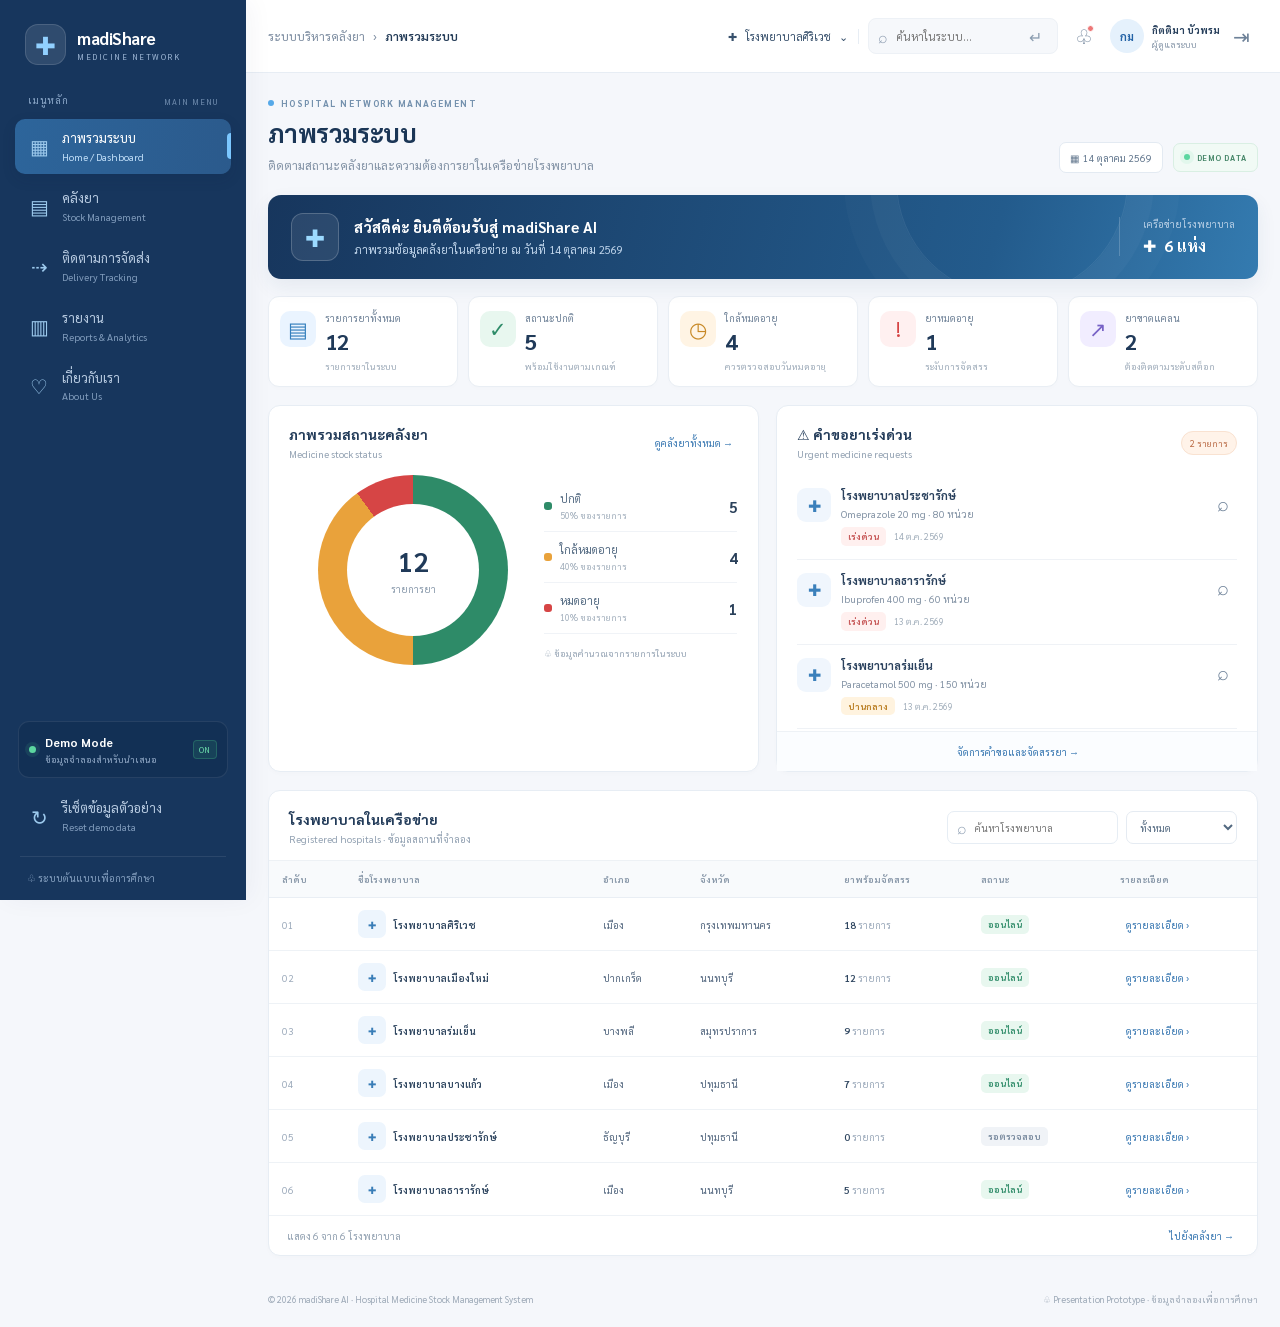
<file: Index.html>
<!doctype html>
<html lang="th">
<head>
  <meta charset="utf-8">
  <meta name="viewport" content="width=device-width, initial-scale=1, viewport-fit=cover">
  <meta name="theme-color" content="#17365d">
  <meta name="description" content="madiShare  ระบบบริหารคลังยาและกระจายยาระหว่างโรงพยาบาล">
  <title> madiShare | ระบบบริหารคลังยา</title>
  
<link rel="icon" type="image/svg+xml" href="download.svg">
  
  <link rel="preconnect" href="https://fonts.googleapis.com">
  <link rel="preconnect" href="https://fonts.gstatic.com" crossorigin>
  <link href="https://fonts.googleapis.com/css2?family=Sarabun:wght@400;500;600;700&display=swap" rel="stylesheet">
  <link rel="stylesheet" href="style.css">
</head>
<body>
  <div class="app-shell">
    <aside class="sidebar" id="sidebar">
      <div class="brand"><div class="brand-mark">✚</div><div><strong>madiShare </strong><small>MEDICINE NETWORK</small></div><button class="icon-btn mobile-close" data-action="close-nav" aria-label="ปิดเมนู">×</button></div>
      <div class="side-label">เมนูหลัก <span>MAIN MENU</span></div>
      <nav id="main-nav">
        <button class="nav-item active" data-page="home"><span class="nav-icon">▦</span><span>ภาพรวมระบบ<small>Home / Dashboard</small></span></button>
        <button class="nav-item" data-page="stock"><span class="nav-icon">▤</span><span>คลังยา<small>Stock Management</small></span></button>
        <button class="nav-item" data-page="tracking"><span class="nav-icon">⇢</span><span>ติดตามการจัดส่ง<small>Delivery Tracking</small></span></button>
        <button class="nav-item" data-page="reports"><span class="nav-icon">▥</span><span>รายงาน<small>Reports & Analytics</small></span></button>
        <button class="nav-item" data-page="about"><span class="nav-icon">♡</span><span>เกี่ยวกับเรา<small>About Us</small></span></button>
      </nav>
      <div class="sidebar-bottom">
        <div class="demo-card"><span class="pulse-dot"></span><div><strong>Demo Mode</strong><small>ข้อมูลจำลองสำหรับนำเสนอ</small></div><span class="demo-tag">ON</span></div>
        <button class="nav-item reset-nav" data-action="reset"><span class="nav-icon">↻</span><span>รีเซ็ตข้อมูลตัวอย่าง<small>Reset demo data</small></span></button>
        <div class="side-foot">♧ ระบบต้นแบบเพื่อการศึกษา</div>
      </div>
    </aside>
    <div class="scrim" id="scrim" data-action="close-nav"></div>
    <main class="main-area">
      <header class="topbar">
        <div class="top-left"><button class="icon-btn menu-toggle" data-action="open-nav" aria-label="เปิดเมนู">☰</button><div class="breadcrumb">ระบบบริหารคลังยา <span>›</span> <strong id="breadcrumb-label">ภาพรวมระบบ</strong></div></div>
        <div class="top-actions">
          <div class="hospital-select">✚ <span>โรงพยาบาลศิริเวช</span>⌄</div>
          <form class="top-search" id="global-search"><span>⌕</span><input id="global-query" placeholder="ค้นหาในระบบ..." aria-label="ค้นหาในระบบ"><button title="ค้นหา">↵</button></form>
          <div class="notification-wrap"><button class="icon-btn notification-btn" data-action="notifications" aria-label="การแจ้งเตือน">♧<i></i></button><div class="notification-pop hidden" id="notification-pop"></div></div>
          <div class="profile"><div class="avatar">กม</div><div><strong>กิตติมา บัวพรม</strong><small>ผู้ดูแลระบบ</small></div></div>
          <button class="icon-btn logout" data-action="logout" title="ออกจากระบบ (จำลอง)">⇥</button>
        </div>
      </header>
      <div id="login-banner" class="login-banner hidden">โหมดสาธิต: คลิก “กลับเข้าสู่ระบบ” เพื่อดำเนินการต่อ <button data-action="login">กลับเข้าสู่ระบบ</button></div>
      <div class="page-content" id="page-content"></div>
    </main>
  </div>
  <div class="modal-backdrop hidden" id="modal-backdrop"><section class="modal-card" role="dialog" aria-modal="true" aria-labelledby="modal-title"><header class="modal-head"><div><span class="modal-kicker">MADISHARE  · DEMO</span><h2 id="modal-title">รายละเอียด</h2></div><button class="icon-btn" data-action="close-modal" aria-label="ปิดหน้าต่าง">×</button></header><div class="modal-body" id="modal-body"></div></section></div>
  <div class="toast hidden" id="toast" role="status"><span>✓</span><div id="toast-message"></div><button data-action="dismiss-toast" aria-label="ปิด">×</button></div>
  <script src="app.js"></script>
</body>
</html>
</file>
<file: style.css>
:root{font-family:'Sarabun',sans-serif;color:#20364f;background:#f5f7fb;font-synthesis:none;text-rendering:optimizeLegibility;--navy:#17365d;--blue:#2463a6;--sky:#56a9e8;--pale:#eaf4fc;--line:#e7edf4;--muted:#8192a5;--green:#2e8b68;--orange:#e9a23b;--red:#d64545}*{box-sizing:border-box}body{margin:0;min-width:320px;background:#f5f7fb}button,input,select,textarea{font:inherit}button{cursor:pointer}button:disabled{cursor:not-allowed;opacity:.45}button:focus-visible,input:focus-visible,select:focus-visible,textarea:focus-visible{outline:3px solid #9ccbf4;outline-offset:2px}a{color:inherit;text-decoration:none}.hidden{display:none!important}.app-shell{min-height:100vh}.sidebar{width:246px;position:fixed;inset:0 auto 0 0;background:var(--navy);color:#dbe8f8;display:flex;flex-direction:column;z-index:30;padding:24px 15px 16px;box-shadow:5px 0 24px #17365d0b}.brand{display:flex;align-items:center;gap:11px;padding:0 10px 28px;color:white}.brand-mark{width:41px;height:41px;border-radius:13px;background:#ffffff1b;display:grid;place-items:center;color:#91d0ff;border:1px solid #ffffff22;font-size:25px;font-weight:700}.brand strong{font-size:17px;letter-spacing:-.5px;display:block}.brand strong b{color:#78c6ff}.brand small{font-size:8px;letter-spacing:1.5px;color:#9eb7d5;display:block;margin-top:2px}.mobile-close{display:none!important}.side-label{padding:0 13px 12px;color:#8da9ca;font-size:10px;letter-spacing:.8px}.side-label span{float:right;font-size:8px;letter-spacing:1px;color:#718daf;margin-top:3px}.sidebar nav{display:grid;gap:5px}.nav-item{width:100%;border:0;background:transparent;color:#b9cce2;border-radius:10px;display:flex;align-items:center;gap:12px;padding:11px 13px;text-align:left;transition:.18s;position:relative}.nav-item>span:last-child{font-size:13px;line-height:1.3;flex:1}.nav-item small{display:block;color:#829dbd;font-size:10px;margin-top:3px}.nav-item:hover{background:#ffffff0d;color:white}.nav-item.active{background:linear-gradient(100deg,#2d659b,#2b5a8c);color:white;box-shadow:0 5px 14px #0a23451f}.nav-item.active small{color:#c5e2fb}.nav-item.active:after{content:'';width:4px;height:26px;position:absolute;right:0;top:50%;transform:translateY(-50%);border-radius:4px 0 0 4px;background:#7bc7ff}.nav-icon{width:22px;text-align:center;font-size:20px;color:#9cc9ec}.sidebar-bottom{margin-top:auto}.demo-card{display:flex;align-items:center;gap:9px;background:#0d2a4b66;border:1px solid #ffffff15;padding:12px 10px;border-radius:11px;margin:12px 3px}.pulse-dot,.live-chip span,.demo-label span{width:7px;height:7px;border-radius:50%;background:#5cd6a0;box-shadow:0 0 0 4px #5cd6a01a;flex-shrink:0}.demo-card>div{flex:1}.demo-card strong{display:block;color:#fff;font-size:12px}.demo-card small{display:block;color:#9ab1ce;font-size:9px;margin-top:3px}.demo-tag{font-size:8px;letter-spacing:.7px;background:#2e8b6833;color:#6ee0ad;border:1px solid #4ac38c44;padding:3px 5px;border-radius:4px}.reset-nav{font-size:12px;padding:10px 13px}.side-foot{border-top:1px solid #ffffff16;margin:13px 5px 0;padding:14px 7px 0;color:#829dbd;font-size:10px}.main-area{margin-left:246px;min-height:100vh}.topbar{height:73px;background:#fff;border-bottom:1px solid var(--line);display:flex;align-items:center;justify-content:space-between;padding:0 30px;position:sticky;top:0;z-index:20;gap:20px}.top-left,.top-actions{display:flex;align-items:center;gap:16px}.breadcrumb{display:flex;align-items:center;gap:8px;font-size:12px;color:#7d8da1;white-space:nowrap}.breadcrumb strong{color:#243c58;font-weight:600}.top-actions{gap:13px}.hospital-select{display:flex;align-items:center;gap:8px;color:#37506c;font-size:11px;padding-right:14px;border-right:1px solid var(--line);white-space:nowrap}.hospital-select:first-letter{color:var(--blue)}.top-search{height:36px;width:190px;background:#f6f8fb;border:1px solid #edf1f6;border-radius:8px;display:flex;align-items:center;gap:7px;padding:0 9px;color:#91a0b3}.top-search input{min-width:0;width:100%;border:0;outline:0;background:transparent;font-size:11px;color:#243c58}.top-search button{border:0;background:transparent;color:#8b9db0}.icon-btn{border:0;background:transparent;color:#6d8198;border-radius:8px;display:inline-grid;place-items:center;width:34px;height:34px;flex-shrink:0;font-size:20px}.icon-btn:hover{background:#eef5fb;color:var(--blue)}.notification-wrap{position:relative}.notification-btn{position:relative}.notification-btn i{position:absolute;width:7px;height:7px;border-radius:50%;background:#ed7777;right:7px;top:6px;border:1px solid white}.notification-pop{position:absolute;right:-55px;top:46px;width:290px;background:#fff;border:1px solid var(--line);box-shadow:0 15px 40px #1c38551b;border-radius:12px;padding:13px;z-index:50}.pop-title{font-size:13px;font-weight:700;padding:4px 4px 10px;border-bottom:1px solid var(--line)}.pop-title span{float:right;background:#edf5fd;color:var(--blue);padding:1px 6px;border-radius:5px}.notification-row{display:flex;gap:10px;padding:11px 4px;border-bottom:1px solid #f0f3f7;font-size:11px}.notification-row small{display:block;color:#8a9aae;font-size:10px;margin-top:4px}.notification-dot{width:7px;height:7px;background:#e9a23b;border-radius:50%;margin-top:5px}.notification-dot:nth-child(1){background:#d64545}.notification-pop>button{width:100%;display:flex;justify-content:center;align-items:center;gap:7px;border:0;background:#edf5fd;color:var(--blue);padding:9px;border-radius:7px;font-size:11px;margin-top:10px}.profile{display:flex;align-items:center;gap:8px;white-space:nowrap}.avatar{width:34px;height:34px;border-radius:50%;background:#e5f1fc;color:var(--blue);display:grid;place-items:center;font-size:11px;font-weight:700}.profile strong{display:block;font-size:11px;color:#29415d}.profile small{display:block;color:#8494a7;font-size:9px;margin-top:2px}.logout{margin-left:-5px}.menu-toggle{display:none}.login-banner{padding:10px 30px;background:#fff4e5;color:#875d1a;font-size:12px;display:flex;align-items:center;gap:8px}.login-banner button{margin-left:auto;border:0;background:#f3dfbf;color:#805516;padding:5px 10px;border-radius:5px}.page-content{max-width:1700px;margin:auto;padding:28px 30px 0}.page-heading{display:flex;justify-content:space-between;align-items:flex-end;gap:20px;margin-bottom:22px}.eyebrow{font-size:9px;letter-spacing:1.45px;font-weight:700;color:#7390ad;display:flex;align-items:center;gap:7px;margin-bottom:8px}.eyebrow-dot{width:6px;height:6px;border-radius:50%;background:#56a9e8}.page-heading h1{font-size:25px;line-height:1.3;letter-spacing:-.6px;margin:0;color:#1b3656;font-weight:700}.page-heading p{font-size:12px;color:#8292a5;margin:7px 0 0}.heading-meta{display:flex;align-items:center;gap:10px;flex-shrink:0}.date-chip,.live-chip{display:inline-flex;align-items:center;gap:7px;border:1px solid #e3eaf2;background:#fff;border-radius:7px;padding:8px 10px;font-size:10px;color:#60758c;white-space:nowrap}.live-chip{font-size:8px;font-weight:700;letter-spacing:.7px;color:#438466;background:#f1faf5;border-color:#d9efe3}.live-chip span{width:6px;height:6px}.welcome-banner{background:linear-gradient(105deg,#17365d,#235b8c 73%,#347bb0);color:#fff;border-radius:13px;padding:18px 23px;display:flex;align-items:center;gap:15px;box-shadow:0 8px 20px #1b497113;margin-bottom:17px;position:relative;overflow:hidden}.welcome-banner:after{content:'';position:absolute;width:230px;height:230px;border:1px solid #ffffff14;border-radius:50%;right:130px;top:-130px;box-shadow:0 0 0 26px #ffffff07,0 0 0 52px #ffffff05}.welcome-symbol{width:48px;height:48px;display:grid;place-items:center;border:1px solid #ffffff32;border-radius:12px;background:#ffffff15;color:#9cdaff;font-size:24px;flex-shrink:0}.welcome-banner>div:nth-child(2){flex:1;z-index:1}.welcome-banner strong{font-size:15px}.welcome-banner p{font-size:11px;color:#c2d7ed;margin:5px 0 0}.welcome-right{border-left:1px solid #ffffff30;padding-left:23px;z-index:1}.welcome-right span{display:block;font-size:10px;color:#b8cfe5;margin-bottom:5px}.welcome-right strong{display:flex;align-items:center;gap:7px;font-size:16px}.stats-grid{display:grid;grid-template-columns:repeat(5,minmax(0,1fr));gap:13px;margin-bottom:18px}.stat-card{background:#fff;border:1px solid #e9eef4;border-radius:11px;padding:16px 14px;display:flex;align-items:flex-start;gap:12px;min-width:0;box-shadow:0 2px 4px #17365d03}.stat-icon,.summary-icon{width:41px;height:41px;display:grid;place-items:center;border-radius:10px;flex-shrink:0;font-size:21px}.stat-icon.blue,.summary-icon.blue,.about-icon.blue{background:#eaf4ff;color:#347fbd}.stat-icon.green,.summary-icon.green,.about-icon.green{background:#e8f7ef;color:#2e8b68}.stat-icon.orange,.summary-icon.orange,.about-icon.orange{background:#fff4e4;color:#c78825}.stat-icon.red,.summary-icon.red{background:#fff0f0;color:#d64545}.stat-icon.purple,.summary-icon.purple{background:#f1edff;color:#7762c6}.stat-copy{min-width:0;flex:1}.stat-copy>span{display:block;color:#6f8298;font-size:11px;white-space:nowrap}.stat-copy strong{display:block;font-size:25px;color:#203a59;line-height:1.25;margin:4px 0 5px;font-weight:700}.stat-copy small{display:block;color:#9aa8b7;font-size:9px;white-space:nowrap;overflow:hidden;text-overflow:ellipsis}.dashboard-grid{display:grid;grid-template-columns:1.02fr 1fr;gap:17px;margin-bottom:18px}.panel{background:#fff;border:1px solid #e7edf4;border-radius:12px;box-shadow:0 2px 5px #17365d04;min-width:0}.panel-head{padding:19px 20px 15px;display:flex;justify-content:space-between;align-items:center;gap:12px}.panel-head h2{font-size:14px;color:#223b59;margin:0;display:flex;align-items:center;gap:8px}.panel-head p{font-size:10px;color:#91a0b1;margin:4px 0 0}.subtle-button,.text-button{border:0;background:transparent;color:#3978b2;font-size:10px;display:inline-flex;align-items:center;gap:5px;white-space:nowrap}.subtle-button:hover,.text-button:hover{color:#17365d}.chart-area{display:flex;align-items:center;padding:0 21px 16px;gap:8px}.donut-wrap{width:55%;position:relative;min-width:0;display:grid;place-items:center}.donut{width:190px;height:190px;border-radius:50%;background:conic-gradient(#2e8b68 0 var(--normal-deg),#e9a23b var(--normal-deg) var(--expiring-deg),#d64545 var(--expiring-deg) 360deg);position:relative}.donut:after{content:'';position:absolute;inset:29px;background:#fff;border-radius:50%}.donut-center{position:absolute;inset:0;display:flex;flex-direction:column;align-items:center;justify-content:center;pointer-events:none;z-index:1}.donut-center strong{font-size:27px;color:#203a59;line-height:1.2}.donut-center span{font-size:10px;color:#8b9bad;margin-top:4px}.legend-list{flex:1;min-width:140px}.legend-item{display:flex;align-items:center;gap:8px;padding:10px 0;border-bottom:1px solid #f0f3f7}.legend-dot{width:8px;height:8px;border-radius:3px;flex-shrink:0}.legend-item>div{flex:1}.legend-item>div span{font-size:11px;display:block;color:#526981}.legend-item small{font-size:9px;color:#a0adbb;display:block;margin-top:3px}.legend-item>strong{font-size:15px;color:#2a405a}.chart-note{display:flex;align-items:center;gap:5px;color:#91a0b1;font-size:9px;margin-top:13px}.count-pill{font-size:9px;color:#b96a44;background:#fff3e9;border:1px solid #f9e2d1;padding:5px 8px;border-radius:20px;white-space:nowrap}.request-list{padding:0 20px}.request-item{display:flex;align-items:flex-start;gap:10px;padding:13px 0;border-bottom:1px solid #eff2f6}.request-symbol{width:34px;height:34px;display:grid;place-items:center;background:#f0f6fd;color:#3b80bb;border-radius:9px;flex-shrink:0}.request-main{flex:1;min-width:0}.request-main>strong{display:block;font-size:11px;color:#2b425e;white-space:nowrap;overflow:hidden;text-overflow:ellipsis}.request-main>span{display:block;font-size:10px;color:#8191a3;margin-top:4px;white-space:nowrap;overflow:hidden;text-overflow:ellipsis}.request-meta{display:flex;align-items:center;gap:8px;margin-top:7px}.request-meta small{font-size:9px;color:#a0adba}.badge{display:inline-flex;align-items:center;justify-content:center;border-radius:5px;padding:4px 7px;font-size:9px;font-weight:600;white-space:nowrap;line-height:1.2}.badge.green{background:#e8f7ef;color:#2e8b68}.badge.orange{background:#fff3df;color:#b77a1c}.badge.red{background:#fff0ef;color:#c44f4f}.badge.blue{background:#e9f4ff;color:#3478b6}.badge.gray{background:#f0f3f7;color:#74869b}.icon-view{width:29px;height:29px}.panel-footer-button{width:100%;display:flex;justify-content:center;align-items:center;gap:7px;padding:13px;border:0;border-top:1px solid #eef2f6;background:#fbfdff;color:#3978b2;font-size:10px;margin-top:2px}.hospital-panel{margin-bottom:18px}.table-tools{display:flex;align-items:center;gap:8px}.mini-search{display:flex;align-items:center;gap:6px;border:1px solid #e6edf4;border-radius:7px;padding:0 9px;height:33px;color:#92a2b5;background:#fff;min-width:0}.mini-search input{border:0;outline:0;width:135px;min-width:0;font-size:10px;color:#324a66;background:transparent}.table-tools select,.report-actions select,.history-controls>input{height:33px;border:1px solid #e5ebf2;background:#fff;color:#536980;border-radius:7px;padding:0 9px;font-size:10px;max-width:180px}.table-wrap{width:100%;overflow-x:auto}table{border-collapse:collapse;width:100%;text-align:left;white-space:nowrap}th{font-size:9px;font-weight:600;color:#8393a5;background:#f8fafc;padding:12px 13px;border-top:1px solid #edf1f5;border-bottom:1px solid #e9eef4}td{font-size:10px;color:#53677f;padding:12px 13px;border-bottom:1px solid #eef2f6}tbody tr:last-child td{border-bottom:0}tbody tr:hover{background:#fbfdff}td strong{font-weight:600;color:#2e455f}.muted-cell{color:#9caabb}.hospital-cell{display:flex;align-items:center;gap:8px}.hospital-cell strong{font-size:10px}.hospital-mini{width:28px;height:28px;background:#edf5fd;color:#397db7;border-radius:7px;display:grid;place-items:center}.table-bottom{padding:12px 18px;display:flex;align-items:center;justify-content:space-between;border-top:1px solid #eef2f6;color:#91a0b0;font-size:10px}.app-footer{display:flex;justify-content:space-between;align-items:center;gap:15px;padding:19px 0 22px;color:#9aa7b5;font-size:9px}.app-footer span:last-child{display:flex;align-items:center;gap:6px}.stock-summary-row{display:grid;grid-template-columns:repeat(4,minmax(0,1fr));gap:13px;margin-bottom:17px}.stock-summary{display:flex;align-items:center;gap:12px;background:#fff;border:1px solid #e7edf4;border-radius:10px;padding:14px 16px}.summary-icon{width:38px;height:38px}.stock-summary small{font-size:10px;color:#8293a5;display:block}.stock-summary strong{font-size:21px;color:#203b59;display:block;margin-top:2px}.stock-table-panel{overflow:hidden;margin-bottom:18px}.stock-panel-heading{padding-bottom:18px}.primary-button,.outline-button{display:inline-flex;align-items:center;justify-content:center;gap:7px;border-radius:7px;padding:9px 13px;font-size:11px;font-weight:600;white-space:nowrap;transition:.15s}.primary-button{border:1px solid var(--blue);background:var(--blue);color:#fff;box-shadow:0 2px 4px #2463a619}.primary-button:hover{background:#1b528e}.outline-button{border:1px solid #dce5ee;background:#fff;color:#526b84}.outline-button:hover{background:#f4f8fc;border-color:#bfd5e8}.filter-box{margin:0 18px 15px;background:#f9fbfd;border:1px solid #eaf0f5;border-radius:9px;padding:14px}.filter-title{display:flex;align-items:center;gap:7px;color:#38546f;font-size:11px;font-weight:700;margin-bottom:12px}.filter-title span{font-size:8px;color:#a0adba;letter-spacing:1px;font-weight:500}.filter-grid{display:grid;grid-template-columns:1.5fr 1.2fr .8fr 1fr 1fr auto;align-items:end;gap:10px}.field{display:flex;flex-direction:column;gap:6px;min-width:0}.field>span{font-size:10px;color:#657b92;font-weight:600}.field input,.field select,.field textarea{width:100%;height:36px;border:1px solid #dfe7ef;border-radius:7px;background:#fff;padding:0 10px;color:#324a65;font-size:11px;min-width:0}.field textarea{height:auto;padding:9px;resize:vertical}.input-icon{height:36px;border:1px solid #dfe7ef;border-radius:7px;background:#fff;display:flex;align-items:center;gap:7px;padding:0 9px;color:#94a5b8}.input-icon input{height:32px;border:0;outline:0;padding:0;background:transparent}.clear-filter{height:36px;padding:0 10px}.stock-table th[data-sort]{cursor:pointer}.code-pill{font-size:9px;font-weight:600;color:#3e78ac;background:#eff6fd;border:1px solid #e0edf9;padding:4px 6px;border-radius:5px}.medicine-name strong{display:block;font-size:10px;color:#2c4662}.medicine-name small,.sub-cell{display:block;color:#9aa8b7;font-size:9px;margin-top:4px}.hospital-text{max-width:130px;overflow:hidden;text-overflow:ellipsis}.location-text{display:block}.available-text{color:#2e8b68!important}.danger-text{color:#d64545!important}.orange-text{color:#c78825!important}.distance-cell{display:flex;align-items:center;gap:3px;color:#70879d;font-size:10px}.small-primary{display:inline-flex;align-items:center;gap:4px;border:0;background:#eaf4ff;color:#2c72ad;border-radius:5px;padding:6px 8px;font-size:10px;font-weight:700}.small-primary:hover{background:#d8eafd}.pagination{display:flex;align-items:center;gap:4px}.pagination button{width:27px;height:27px;display:grid;place-items:center;border:1px solid #e5ebf2;border-radius:6px;background:#fff;color:#6e8195;font-size:10px}.pagination button.current{background:#2463a6;border-color:#2463a6;color:white}.pagination button:disabled{opacity:.4}.empty-state{padding:35px 15px;display:flex;flex-direction:column;align-items:center;gap:8px;color:#94a4b6;font-size:11px}.empty-icon{font-size:28px;color:#b0c3d5}.route-panel{overflow:hidden;margin-bottom:10px}.route-panel .panel-head h2{gap:8px}.demo-label{display:flex;align-items:center;gap:7px;font-size:9px;color:#548a72;background:#eff9f3;padding:6px 9px;border-radius:6px;white-space:nowrap}.route-content{display:grid;grid-template-columns:1.05fr 1fr;gap:18px;padding:0 20px 20px}.map-placeholder{height:360px;position:relative;border:1px solid #dbe7ef;border-radius:10px;overflow:hidden;background:#e8f0e8}.map-grid{position:absolute;inset:0;background-image:linear-gradient(90deg,#ffffff70 1px,transparent 1px),linear-gradient(#ffffff70 1px,transparent 1px);background-size:34px 34px}.map-water{position:absolute;left:-60px;top:55%;width:130%;height:90px;background:#c9e6f5;transform:rotate(-18deg);border:9px solid #e3f2f8;opacity:.85}.map-road{position:absolute;background:#fffdf5;border:1px solid #d7d7c8;border-radius:40px;height:13px;width:130%;left:-10%;top:35%;transform:rotate(25deg);box-shadow:0 0 0 4px #fff9}.road-two{top:60%;transform:rotate(-38deg);height:10px}.road-three{top:16%;transform:rotate(70deg);width:100%;left:10%;height:8px}.map-route-line{position:absolute;left:28%;top:32%;width:42%;height:37%;border-top:3px dashed #2878ba;border-right:3px dashed #2878ba;border-radius:0 30px 0 0;transform:rotate(9deg)}.map-pin{position:absolute;display:flex;align-items:center;gap:6px;background:#fff;border-radius:8px;padding:7px 9px;box-shadow:0 3px 12px #1b42662b;font-size:10px;font-weight:700;color:#28445e;z-index:2}.pin-origin{left:13%;top:26%}.pin-dest{right:12%;bottom:24%}.pin-dest .pin-symbol{color:#d64545}.map-caption{position:absolute;left:12px;bottom:12px;display:flex;align-items:center;gap:5px;background:#ffffffdc;border:1px solid #fff;border-radius:6px;padding:6px 8px;color:#6e8499;font-size:9px}.map-open{position:absolute;right:12px;bottom:12px;display:flex;align-items:center;gap:5px;background:#fff;border:1px solid #e1eaf2;border-radius:6px;padding:7px 9px;color:#2f74ae;font-size:9px;z-index:3}.route-options{min-width:0}.route-title{display:flex;align-items:center;justify-content:space-between;margin-bottom:9px;color:#56718c}.route-title strong{display:block;color:#304b67;font-size:12px}.route-title small{display:block;color:#97a5b5;font-size:9px;margin-top:4px}.route-option{width:100%;display:flex;align-items:center;gap:9px;border:1px solid #e7edf4;border-radius:8px;background:#fff;padding:10px;margin-bottom:7px;text-align:left}.route-option.selected{border-color:#75b4e6;background:#f5faff;box-shadow:0 0 0 2px #e9f4ff}.route-radio{width:14px;height:14px;border:1.5px solid #bac8d7;border-radius:50%;display:grid;place-items:center;flex-shrink:0}.route-option.selected .route-radio{border-color:#2463a6}.route-radio i{width:7px;height:7px;background:#2463a6;border-radius:50%}.route-hospital{flex:1;min-width:0}.route-hospital strong{font-size:10px;display:block;color:#334d68;white-space:nowrap;overflow:hidden;text-overflow:ellipsis}.route-hospital small{display:flex;align-items:center;gap:3px;font-size:9px;color:#95a4b4;margin-top:5px}.route-distance{font-size:11px;font-weight:700;color:#2b628f;text-align:right;white-space:nowrap}.route-distance small{display:block;font-size:9px;font-weight:400;color:#91a2b4;margin-top:3px}.route-metrics{display:grid;grid-template-columns:repeat(3,1fr);gap:8px;background:#f7fafc;border:1px solid #edf2f6;border-radius:8px;padding:11px;margin:12px 0}.route-metrics>div{min-width:0}.route-metrics small{display:flex;align-items:center;gap:4px;color:#8a9bac;font-size:9px;white-space:nowrap}.route-metrics strong{display:block;font-size:15px;color:#2a4765;margin-top:5px}.route-actions{display:flex;gap:8px}.route-actions>*{flex:1}.fine-print{font-size:9px;color:#a0adba;line-height:1.6;margin:10px 0 0}.comparison-wrap{border-top:1px solid #edf1f5;padding:0 20px 17px}.comparison-title{display:flex;align-items:center;justify-content:space-between;padding:12px 0;font-size:12px;color:#314b67}.delivery-stats{grid-template-columns:repeat(5,minmax(0,1fr))}.delivery-page>.panel,.reports-page>.panel{margin-bottom:17px;overflow:hidden}.tab-group{display:flex;gap:3px;background:#f2f6fa;padding:3px;border-radius:7px}.tab-group button{border:0;background:transparent;color:#7c8ea2;font-size:10px;border-radius:5px;padding:7px 10px;white-space:nowrap}.tab-group button.selected{background:#fff;color:#2b6ca7;box-shadow:0 1px 4px #203a5910;font-weight:600}.delivery-tip{display:flex;align-items:center;gap:7px;background:#f3f8fd;color:#69839c;padding:12px 17px;font-size:10px;border-top:1px solid #e9f0f6}.history-controls{padding:0 18px 14px;display:flex;align-items:center;gap:9px;flex-wrap:wrap}.history-controls .mini-search{flex:1;max-width:300px}.history-controls .mini-search input{width:100%}.request-panel .panel-head{padding-bottom:14px}.report-toolbar{display:flex;align-items:center;justify-content:space-between;gap:15px;padding:14px 16px;background:#fff;border:1px solid #e7edf4;border-radius:10px;margin-bottom:17px}.report-info{display:flex;align-items:center;gap:7px;color:#365a7d;font-size:11px;font-weight:700}.report-toolbar small{display:block;color:#92a1b1;font-size:9px;margin-top:5px}.report-actions{display:flex;align-items:center;gap:8px;flex-wrap:wrap}.report-actions select{height:35px}.report-chart-grid{display:grid;grid-template-columns:1fr 1fr;gap:17px;margin-bottom:17px}.report-chart{padding:0 15px 15px}.bar-chart{padding:14px 20px 24px;display:flex;align-items:flex-end;gap:12px;height:250px;border-bottom:1px solid #edf1f5}.bar-column{flex:1;height:100%;display:flex;flex-direction:column;justify-content:flex-end;align-items:center;gap:8px;min-width:0}.bar-column .bar-value{font-size:10px;color:#6f8499}.bar-column .bar{width:min(38px,70%);border-radius:5px 5px 0 0;background:linear-gradient(180deg,#56a9e8,#2463a6);min-height:3px}.bar-column small{font-size:9px;color:#8395a8;text-align:center;white-space:nowrap}.line-chart{padding:25px 22px;display:grid;grid-template-columns:repeat(6,1fr);gap:0}.line-col{height:200px;border-bottom:1px solid #dfe8f0;position:relative;display:flex;align-items:flex-end;justify-content:center}.line-col:before{content:'';position:absolute;left:0;right:0;top:25%;border-top:1px dashed #e6edf4}.line-col:after{content:'';position:absolute;left:0;right:0;top:55%;border-top:1px dashed #e6edf4}.line-dot{width:9px;height:9px;position:absolute;bottom:var(--p);border-radius:50%;background:#2e8b68;border:2px solid white;box-shadow:0 0 0 1px #2e8b68}.line-dot.out{bottom:var(--q);background:#2463a6;box-shadow:0 0 0 1px #2463a6}.line-label{position:absolute;bottom:-20px;font-size:9px;color:#8395a8}.chart-key{display:flex;gap:15px;justify-content:center;font-size:10px;color:#71879c;margin-top:10px}.chart-key span{display:flex;align-items:center;gap:5px}.chart-key i{display:inline-block;width:8px;height:8px;border-radius:50%;background:#2e8b68}.chart-key i.blue-key{background:#2463a6}.about-hero{border-radius:14px;padding:36px 25px 31px;text-align:center;color:white;background:radial-gradient(circle at 85% 15%,#4289bc 0,transparent 30%),linear-gradient(125deg,#17365d,#235b8c);position:relative;overflow:hidden}.about-hero:before,.about-hero:after{content:'';position:absolute;width:300px;height:300px;border:1px solid #ffffff12;border-radius:50%;top:-180px;left:-100px;box-shadow:0 0 0 30px #ffffff05,0 0 0 60px #ffffff04}.about-hero:after{left:auto;top:auto;right:-120px;bottom:-240px}.about-logo{width:65px;height:65px;margin:0 auto 17px;background:#ffffff17;border:1px solid #ffffff38;border-radius:19px;display:grid;place-items:center;color:#8dd1ff;position:relative;font-size:35px}.about-hero .eyebrow{justify-content:center;color:#b4d3ed}.about-hero h2{font-size:31px;margin:0;letter-spacing:-1px}.about-hero h2 b{color:#80ccff}.about-hero h3{font-size:15px;margin:8px 0 12px;font-weight:500}.about-hero p{font-size:11px;color:#c4d8eb;line-height:1.9;margin:0 0 18px}.about-hero .live-chip{position:relative}.about-cards{display:grid;grid-template-columns:repeat(3,minmax(0,1fr));gap:14px;margin:17px 0}.about-card{padding:20px}.about-icon{width:43px;height:43px;display:grid;place-items:center;border-radius:11px;margin-bottom:13px;font-size:23px}.about-card h3,.project-info h3{font-size:13px;color:#2b4561;margin:0 0 9px}.about-card p,.about-card li,.project-info p{font-size:10px;color:#778ba0;line-height:1.9}.about-card p{margin:0}.about-card ul{margin:0;padding-left:17px}.about-card li{padding:2px 0}.workflow-panel{margin-bottom:17px}.workflow-steps{display:grid;grid-template-columns:repeat(4,minmax(0,1fr));padding:7px 18px 24px;gap:12px}.workflow-step{position:relative;text-align:center;padding:10px 9px}.workflow-icon{width:47px;height:47px;border-radius:14px;background:#edf5fd;color:#377db8;display:grid;place-items:center;margin:0 auto 12px;font-size:23px}.workflow-step strong{display:block;color:#2d4764;font-size:11px}.workflow-step p{font-size:9px;color:#8b9bad;line-height:1.7;margin:6px 0 0}.workflow-arrow{position:absolute;right:-14px;top:25px;color:#a6bdd1}.project-info{padding:20px;display:flex;align-items:flex-start;gap:14px;margin-bottom:17px}.project-info .about-icon{margin:0;flex-shrink:0}.project-info h3{margin-top:2px}.project-info p{margin:0}.project-tags{display:flex;gap:7px;flex-wrap:wrap;margin-top:12px}.project-tags span{display:inline-flex;align-items:center;gap:5px;background:#f2f7fb;border:1px solid #e5edf4;color:#6f879d;padding:5px 8px;border-radius:5px;font-size:9px}.disclaimer{display:flex;align-items:flex-start;gap:10px;background:#fff8ec;border:1px solid #f5e7ca;border-radius:9px;padding:13px 15px;color:#92713c;font-size:10px;line-height:1.8}.disclaimer>strong{display:block;color:#7e5a22;margin-bottom:2px}.modal-backdrop{position:fixed;inset:0;background:#10263f88;z-index:100;display:flex;align-items:center;justify-content:center;padding:20px;overflow:auto;backdrop-filter:blur(3px)}.modal-card{width:min(570px,100%);max-height:calc(100vh - 40px);overflow:auto;background:#fff;border-radius:15px;box-shadow:0 25px 80px #0a203c45;animation:modalIn .18s ease}@keyframes modalIn{from{opacity:0;transform:translateY(8px)}to{opacity:1;transform:translateY(0)}}.modal-head{display:flex;align-items:center;justify-content:space-between;padding:20px 22px 16px;border-bottom:1px solid #edf1f5}.modal-kicker{font-size:8px;letter-spacing:1.2px;color:#8ca3b9;font-weight:700}.modal-head h2{font-size:19px;color:#203b59;margin:5px 0 0}.modal-body{padding:20px 22px 22px}.form-grid{display:grid;grid-template-columns:1fr 1fr;gap:14px}.field.full{grid-column:1/-1}.form-info{display:flex;align-items:flex-start;gap:8px;background:#f2f8fd;border:1px solid #e4eff8;color:#6e8aa3;border-radius:7px;padding:10px 11px;font-size:10px;line-height:1.6;margin-top:15px}.form-info strong{color:#2e628f;margin-left:3px}.modal-actions{display:flex;justify-content:flex-end;gap:8px;margin-top:20px;padding-top:15px;border-top:1px solid #edf1f5}.source-summary{display:flex;align-items:center;gap:10px;padding:12px;background:#f8fbfe;border:1px solid #eaf1f7;border-radius:9px}.source-summary .summary-icon{width:39px;height:39px}.source-summary>div:nth-child(2){flex:1;min-width:0}.source-summary strong{display:block;font-size:12px;color:#2b4560}.source-summary small{display:block;font-size:9px;color:#8d9eb0;margin-top:4px}.source-metrics{display:grid;grid-template-columns:repeat(3,1fr);gap:8px;margin:13px 0 18px}.source-metrics>div{border:1px solid #eaf0f5;border-radius:8px;padding:10px;text-align:center;min-width:0}.source-metrics small{display:block;font-size:9px;color:#8c9bad}.source-metrics strong{display:block;font-size:14px;color:#2b4765;margin-top:5px;overflow-wrap:anywhere}.delivery-summary>.code-pill{display:inline-block}.delivery-summary>.badge{margin-left:8px}.delivery-summary h3{font-size:16px;color:#2a4563;margin:15px 0 6px}.delivery-summary p{display:flex;align-items:center;gap:7px;font-size:10px;color:#8192a5;margin:0}.timeline{padding:12px 5px 3px}.timeline-step{display:flex;gap:12px;position:relative;padding-bottom:20px;min-height:52px}.timeline-step:not(:last-child):before{content:'';position:absolute;left:13px;top:27px;bottom:0;width:2px;background:#e2e9f0}.timeline-step.done:not(:last-child):before{background:#78b6e2}.timeline-node{width:27px;height:27px;border-radius:50%;border:1px solid #dbe4ed;background:#f5f7fa;color:#91a2b3;display:grid;place-items:center;font-size:10px;z-index:1;flex-shrink:0}.timeline-step.done .timeline-node{background:#e8f4fd;border-color:#b7d9f1;color:#317cb6}.timeline-step.current .timeline-node{background:#2463a6;border-color:#2463a6;color:#fff;box-shadow:0 0 0 4px #e8f3fc}.timeline-step strong{display:block;font-size:11px;color:#455e78;margin-top:1px}.timeline-step small{display:block;font-size:9px;color:#94a3b4;margin-top:4px}.timeline-step.current strong{color:#2463a6}.detail-list{display:grid;grid-template-columns:1fr 1fr;gap:0 15px}.detail-list>div{display:flex;flex-direction:column;gap:5px;padding:11px 0;border-bottom:1px solid #eff2f6}.detail-list span{font-size:10px;color:#899bad}.detail-list strong{font-size:11px;color:#344e69}.hospital-detail-hero{display:flex;align-items:center;gap:12px}.hospital-large{width:54px;height:54px;border-radius:13px;background:#eaf4ff;color:#347fbd;display:grid;place-items:center;font-size:26px}.hospital-detail-hero h3{font-size:15px;color:#29435f;margin:0 0 6px}.hospital-detail-hero p{font-size:10px;color:#8799aa;margin:0 0 7px}.section-mini-title{font-size:11px;color:#526b84;margin:16px 0 8px}.mini-med-list{max-height:190px;overflow:auto}.mini-med-list>div{display:flex;justify-content:space-between;align-items:center;gap:10px;padding:10px 0;border-bottom:1px solid #eef2f6;font-size:10px;color:#3c5671}.mini-med-list small{display:block;color:#98a6b4;font-size:9px;margin-top:4px}.mini-med-list>div>strong{color:#2e8b68;white-space:nowrap}.route-modal-icon{width:48px;height:48px;border-radius:13px;background:#eaf4ff;color:#327db9;display:grid;place-items:center;font-size:25px}.route-modal-title{font-size:16px;color:#29435f;margin:12px 0 5px}.route-modal-desc{font-size:10px;color:#8294a7;margin:0}.link-button{min-height:36px}.toast{position:fixed;right:24px;bottom:24px;z-index:150;background:#17365d;color:white;border-radius:10px;padding:13px 15px;box-shadow:0 10px 30px #102c4b40;display:flex;align-items:center;gap:9px;font-size:11px;max-width:min(480px,calc(100vw - 30px));animation:modalIn .18s ease}.toast>span{color:#79d6a8;font-size:18px}.toast button{border:0;background:transparent;color:#c2d3e5;display:grid;place-items:center;margin-left:5px;font-size:18px}
@media(max-width:1400px){.topbar{padding:0 22px}.page-content{padding:24px 22px 0}.filter-grid{grid-template-columns:1.5fr 1.2fr .8fr 1fr 1fr}.clear-filter{grid-column:5;justify-self:end}.stats-grid{gap:10px}.stat-card{padding:14px 11px;gap:9px}.stat-icon{width:36px;height:36px}.stat-copy>span{font-size:10px}.stat-copy strong{font-size:22px}.top-actions{gap:9px}.profile strong{font-size:10px}.hospital-select{padding-right:10px}}
@media(max-width:1150px){.sidebar{width:220px}.main-area{margin-left:220px}.hospital-select{display:none}.top-search{width:160px}.stats-grid,.delivery-stats{grid-template-columns:repeat(3,minmax(0,1fr))}.filter-grid{grid-template-columns:repeat(3,minmax(0,1fr))}.clear-filter{grid-column:auto;justify-self:stretch}.dashboard-grid{grid-template-columns:1fr}.chart-area{max-width:700px}.route-content{grid-template-columns:1fr}.map-placeholder{height:320px}.route-options{display:grid;grid-template-columns:1fr 1fr;gap:8px}.route-title,.route-metrics,.route-actions,.fine-print{grid-column:1/-1}.route-option{margin:0}.route-title{margin-bottom:0}.route-metrics{margin:4px 0}.about-cards{gap:10px}}
@media(max-width:850px){.sidebar{transform:translateX(-100%);transition:transform .25s ease;box-shadow:none}.sidebar.mobile-open{transform:translateX(0);box-shadow:10px 0 35px #0a203c3d}.scrim.show{display:block;position:fixed;inset:0;background:#10263f66;z-index:25}.main-area{margin-left:0}.topbar{height:64px;padding:0 17px}.menu-toggle{display:grid}.breadcrumb{font-size:11px}.top-search{width:160px}.top-search button{display:none}.profile>div:nth-child(2){display:none}.top-actions{gap:7px}.page-content{padding:22px 17px 0}.page-heading h1{font-size:22px}.heading-meta{flex-direction:column;align-items:flex-end;gap:5px}.date-chip,.live-chip{padding:6px 8px}.stock-summary-row{grid-template-columns:repeat(2,minmax(0,1fr))}.about-cards{grid-template-columns:1fr}.about-card{padding:17px}.workflow-steps{grid-template-columns:repeat(2,minmax(0,1fr))}.workflow-arrow{display:none}.report-toolbar{align-items:flex-start;flex-direction:column}.report-chart-grid{grid-template-columns:1fr}}
@media(max-width:580px){.topbar{padding:0 11px;gap:8px}.top-left{gap:5px}.breadcrumb{gap:4px;font-size:10px}.top-actions{gap:2px}.top-search{width:33px;height:35px;padding:0;justify-content:center;border:0;background:transparent}.top-search input,.top-search button{display:none}.profile{display:none}.logout{display:none}.page-content{padding:18px 12px 0}.page-heading{align-items:flex-start;flex-direction:column;gap:12px;margin-bottom:16px}.page-heading h1{font-size:21px}.page-heading p{font-size:11px;line-height:1.6}.heading-meta{flex-direction:row;align-items:center}.welcome-banner{padding:15px;gap:10px;align-items:flex-start}.welcome-symbol{width:38px;height:38px}.welcome-banner strong{font-size:12px}.welcome-banner p{font-size:10px;line-height:1.6}.welcome-right{display:none}.stats-grid,.delivery-stats{grid-template-columns:repeat(2,minmax(0,1fr));gap:9px}.stat-card{padding:12px 10px;gap:8px}.stat-icon{width:32px;height:32px;border-radius:8px}.stat-copy>span{font-size:9px}.stat-copy strong{font-size:20px}.stat-copy small{font-size:8px}.panel-head{padding:15px 13px 12px;align-items:flex-start}.panel-head h2{font-size:12px}.panel-head p{font-size:9px;line-height:1.5}.panel-head .subtle-button{font-size:9px}.chart-area{padding:0 10px 14px;gap:0;flex-direction:column}.donut-wrap{width:100%;max-width:300px}.legend-list{width:100%;padding:0 12px}.legend-item{padding:8px 0}.urgent-panel .panel-head{align-items:center}.request-list{padding:0 13px}.request-item{gap:8px}.request-main>strong{font-size:10px}.hospital-panel .panel-head{flex-direction:column}.table-tools{width:100%}.table-tools .mini-search{flex:1}.table-tools .mini-search input{width:100%}.table-tools select{max-width:125px}.table-bottom{padding:10px 12px;font-size:9px}.app-footer{flex-direction:column;align-items:flex-start;line-height:1.6;padding:16px 0}.stock-summary-row{gap:8px}.stock-summary{padding:11px;gap:8px}.summary-icon{width:32px;height:32px}.stock-summary small{font-size:9px}.stock-summary strong{font-size:18px}.stock-panel-heading{align-items:center}.stock-panel-heading .primary-button{padding:8px 9px;font-size:10px}.filter-box{margin:0 10px 12px;padding:11px}.filter-grid{grid-template-columns:1fr 1fr;gap:10px}.search-field{grid-column:1/-1}.clear-filter{grid-column:1/-1}.filter-title{font-size:10px}.stock-table-panel .panel-head{gap:7px}.stock-table-panel .panel-head h2{font-size:12px}.stock-table-panel .panel-head p{max-width:225px}.route-content{padding:0 11px 14px;gap:12px}.map-placeholder{height:265px}.map-pin{font-size:8px;padding:6px}.pin-origin{left:5%;top:25%}.pin-dest{right:4%;bottom:20%}.route-options{grid-template-columns:1fr}.route-title,.route-metrics,.route-actions,.fine-print{grid-column:1}.route-metrics strong{font-size:13px}.route-metrics small{font-size:8px}.route-actions{flex-direction:column}.comparison-wrap{padding:0 10px 12px}.route-panel .panel-head{align-items:center}.demo-label{font-size:8px;padding:5px 6px}.delivery-page>.panel .panel-head{flex-direction:column}.tab-group{max-width:100%;overflow:auto}.tab-group button{font-size:9px;padding:7px 8px}.history-controls{padding:0 12px 12px}.history-controls .mini-search{max-width:none;flex-basis:100%}.history-controls>input{flex:1}.report-actions{gap:6px}.report-actions .outline-button{font-size:9px;padding:8px}.report-actions select{flex:1}.about-hero{padding:27px 14px}.about-hero h2{font-size:27px}.about-hero h3{font-size:12px;line-height:1.7}.about-hero p{font-size:10px}.workflow-steps{padding:5px 10px 16px;gap:5px}.workflow-step{padding:10px 5px}.workflow-step strong{font-size:10px}.workflow-step p{font-size:9px}.project-info{padding:15px;gap:10px}.project-tags{gap:5px}.project-tags span{font-size:8px}.modal-backdrop{padding:10px}.modal-card{max-height:calc(100vh - 20px);border-radius:12px}.modal-head{padding:16px 16px 13px}.modal-head h2{font-size:17px}.modal-body{padding:15px 16px 17px}.form-grid{gap:11px}.field>span{font-size:9px}.field input,.field select,.field textarea{font-size:10px}.source-metrics{gap:5px}.source-metrics>div{padding:8px 4px}.source-metrics small{font-size:8px}.source-metrics strong{font-size:12px}.detail-list{gap:0 10px}.toast{right:12px;bottom:12px;padding:11px 12px;font-size:10px}.report-chart{padding:0 5px 10px}}
@media print{.sidebar,.topbar,.heading-meta,.page-heading .eyebrow,.report-actions,.app-footer,.primary-button,.outline-button,.icon-btn,.modal-backdrop,.toast{display:none!important}.main-area{margin:0}.page-content{padding:0;max-width:none}.panel,.stat-card{break-inside:avoid;box-shadow:none}.report-toolbar{border:0;padding:0}.reports-page .stats-grid{grid-template-columns:repeat(5,1fr)}body{background:#fff}.page-heading{margin-bottom:10px}}
</file>
